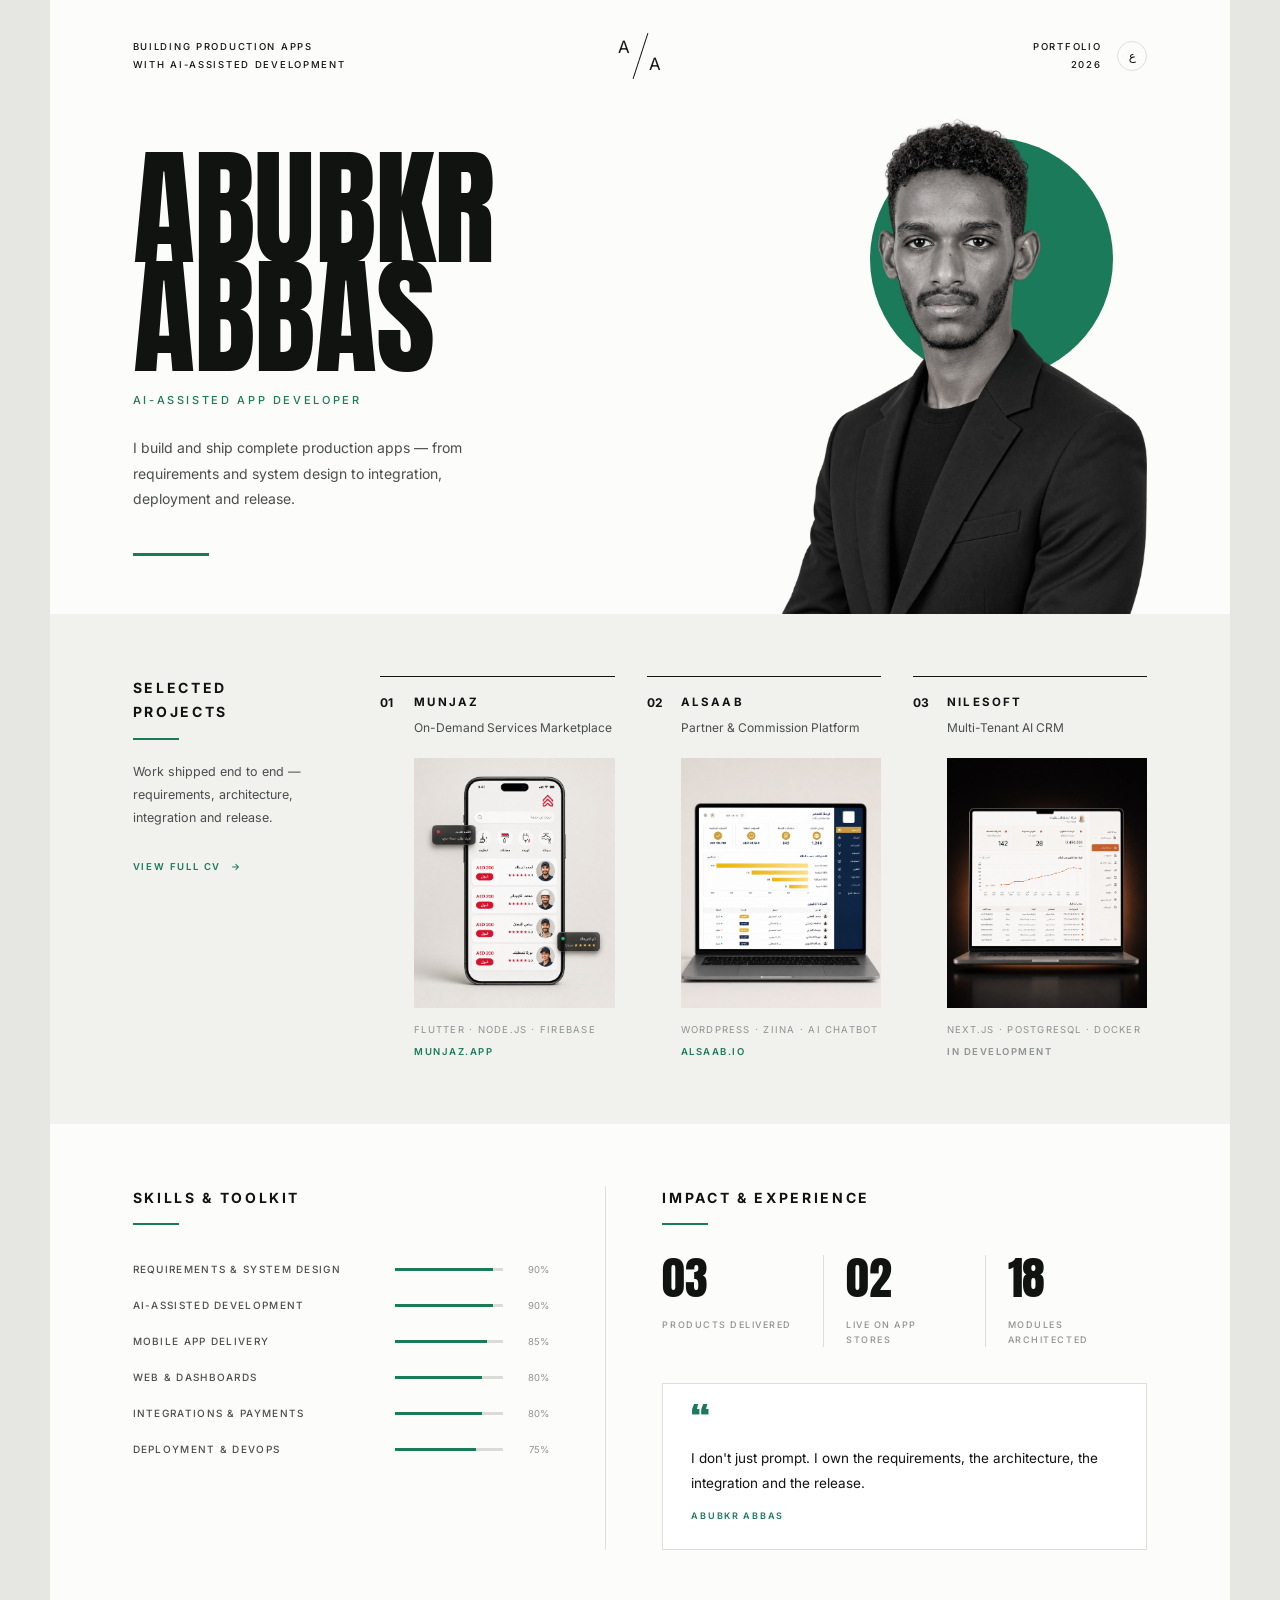
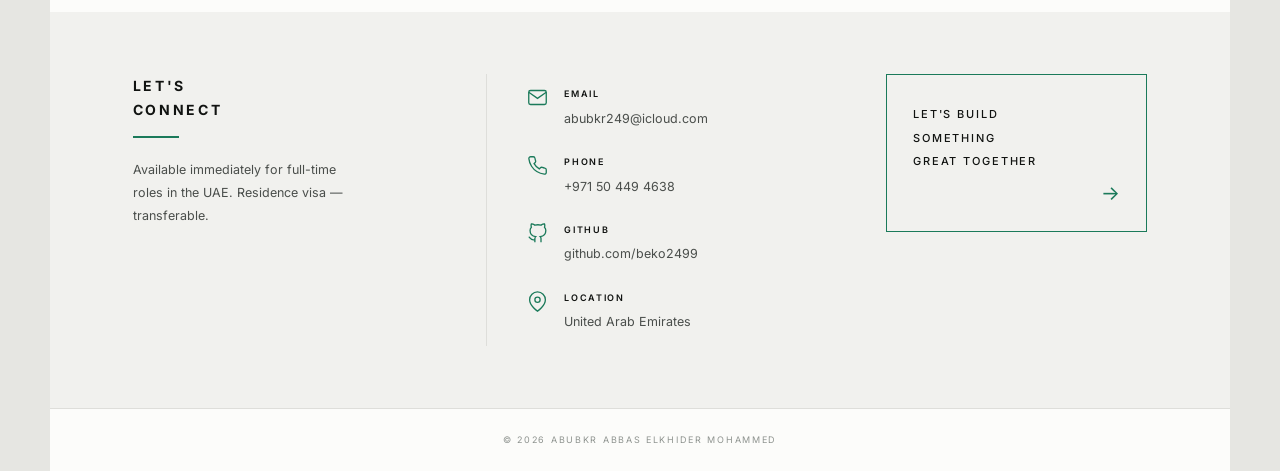
<file: index.html>
<!DOCTYPE html>
<html lang="en" dir="ltr">

<head>
    <meta charset="UTF-8">
    <meta name="viewport" content="width=device-width, initial-scale=1.0">
    <title>Abubkr Abbas — AI-Assisted App Developer</title>
    <meta name="description"
        content="Portfolio of Abubkr Abbas — AI-Assisted App Developer based in the UAE. Munjaz, Alsaab, NILESOFT AI CRM.">
    <link rel="preconnect" href="https://fonts.googleapis.com">
    <link rel="preconnect" href="https://fonts.gstatic.com" crossorigin>
    <link
        href="https://fonts.googleapis.com/css2?family=Anton&family=Inter:wght@300;400;500;600;700&family=Tajawal:wght@400;500;700;900&display=swap"
        rel="stylesheet">
    <link rel="stylesheet" href="landing.css">
</head>

<body>

    <div class="sheet">

        <!-- ═══════════ TOP BAR ═══════════ -->
        <header class="topbar">
            <p class="topbar-tag">
                <span data-en="Building production apps" data-ar="أبني تطبيقات إنتاجية">Building production apps</span>
                <span data-en="with AI-assisted development" data-ar="بالتطوير المعزّز بالذكاء الاصطناعي">with
                    AI-assisted development</span>
            </p>

            <div class="monogram" aria-label="Abubkr Abbas monogram">
                <span class="mono-a">A</span>
                <span class="mono-slash"></span>
                <span class="mono-b">A</span>
            </div>

            <div class="topbar-meta">
                <p class="topbar-right">
                    <span data-en="Portfolio" data-ar="أعمالي">Portfolio</span>
                    <span>2026</span>
                </p>
                <button class="lang-btn" onclick="toggleLang()" title="Toggle language"><span
                        id="langLabel">ع</span></button>
            </div>
        </header>

        <!-- ═══════════ HERO ═══════════ -->
        <section class="hero">
            <div class="hero-text">
                <h1 class="hero-name">
                    <span data-en="Abubkr" data-ar="ابوبكر">Abubkr</span>
                    <span data-en="Abbas" data-ar="عباس">Abbas</span>
                </h1>
                <p class="hero-role" data-en="AI-Assisted App Developer" data-ar="مطوّر تطبيقات بالذكاء الاصطناعي">
                    AI-Assisted App Developer</p>
                <p class="hero-intro"
                    data-en="I build and ship complete production apps — from requirements and system design to integration, deployment and release."
                    data-ar="أبني وأطلق تطبيقات إنتاجية كاملة — من تحليل المتطلبات وتصميم النظام حتى التكامل والنشر والإطلاق.">
                    I build and ship complete production apps — from requirements and system design to integration,
                    deployment and release.</p>
                <span class="rule"></span>
            </div>

            <div class="hero-visual">
                <span class="green-circle"></span>
                <!-- ══ IMAGE SLOT 01 — PORTRAIT ══
                     Put the <img> INSIDE the div below, e.g. <img src="portrait.png" alt="Abubkr Abbas"> -->
                <div class="img-slot portrait-slot" data-label="01 · PORTRAIT">
                    <img src="portrait.png" alt="Abubkr Abbas" width="1086" height="1448" fetchpriority="high"
                        decoding="async">
                </div>
            </div>
        </section>

        <!-- ═══════════ SELECTED PROJECTS ═══════════ -->
        <section class="band band-gray projects">
            <div class="projects-intro">
                <h2 class="block-title">
                    <span data-en="Selected" data-ar="أعمال">Selected</span>
                    <span data-en="Projects" data-ar="مختارة">Projects</span>
                </h2>
                <p class="block-note"
                    data-en="Work shipped end to end — requirements, architecture, integration and release."
                    data-ar="أعمال سُلّمت من أولها لآخرها — متطلبات، ومعمارية، وتكامل، وإطلاق.">
                    Work shipped end to end — requirements, architecture, integration and release.</p>
                <a class="arrow-link" href="cv.html">
                    <span data-en="View full CV" data-ar="السيرة الكاملة">View full CV</span>
                    <span class="arrow">&#8594;</span>
                </a>
            </div>

            <article class="proj-card">
                <span class="proj-num">01</span>
                <h3 class="proj-name">Munjaz</h3>
                <p class="proj-sub" data-en="On-Demand Services Marketplace" data-ar="منصة خدمات عند الطلب">On-Demand
                    Services Marketplace</p>
                <!-- ══ IMAGE SLOT 02 — MUNJAZ ══
                     Put the <img> INSIDE the div below, e.g. <img src="munjaz.png" alt="Munjaz app"> -->
                <div class="img-slot" data-label="02 · MUNJAZ">
                    <img src="munjaz.png" alt="Munjaz — on-demand services app" width="1122" height="1402"
                        loading="lazy" decoding="async">
                </div>
                <p class="proj-tech">Flutter · Node.js · Firebase</p>
                <a class="proj-link" href="https://munjaz.app/" target="_blank" rel="noopener">munjaz.app</a>
            </article>

            <article class="proj-card">
                <span class="proj-num">02</span>
                <h3 class="proj-name">Alsaab</h3>
                <p class="proj-sub" data-en="Partner &amp; Commission Platform" data-ar="منصة الشركاء والعمولات">Partner
                    &amp; Commission Platform</p>
                <!-- ══ IMAGE SLOT 03 — ALSAAB ══
                     Put the <img> INSIDE the div below, e.g. <img src="alsaab.png" alt="Alsaab dashboard"> -->
                <div class="img-slot" data-label="03 · ALSAAB">
                    <img src="alsaab.png" alt="Alsaab — partner and commission dashboard" width="1122" height="1402"
                        loading="lazy" decoding="async">
                </div>
                <p class="proj-tech">WordPress · Ziina · AI Chatbot</p>
                <a class="proj-link" href="https://alsaab.io/" target="_blank" rel="noopener">alsaab.io</a>
            </article>

            <article class="proj-card">
                <span class="proj-num">03</span>
                <h3 class="proj-name">Nilesoft</h3>
                <p class="proj-sub" data-en="Multi-Tenant AI CRM" data-ar="منصة CRM متعددة المستأجرين">Multi-Tenant AI
                    CRM</p>
                <!-- ══ IMAGE SLOT 04 — NILESOFT ══
                     Put the <img> INSIDE the div below, e.g. <img src="nilesoft.png" alt="Nilesoft CRM"> -->
                <div class="img-slot" data-label="04 · NILESOFT">
                    <img src="nilesoft.png" alt="Nilesoft AI CRM — multi-tenant workspace" width="1122" height="1402"
                        loading="lazy" decoding="async">
                </div>
                <p class="proj-tech">Next.js · PostgreSQL · Docker</p>
                <span class="proj-status" data-en="In development" data-ar="تحت التطوير">In development</span>
            </article>
        </section>

        <!-- ═══════════ SKILLS + IMPACT ═══════════ -->
        <section class="band split">

            <div class="skills">
                <h2 class="block-title small">
                    <span data-en="Skills &amp; Toolkit" data-ar="المهارات والأدوات">Skills &amp; Toolkit</span>
                </h2>

                <div class="bar-row">
                    <span class="bar-label" data-en="Requirements &amp; System Design"
                        data-ar="المتطلبات وتصميم الأنظمة">Requirements &amp; System Design</span>
                    <span class="bar"><i style="width:90%"></i></span>
                    <span class="bar-val">90%</span>
                </div>
                <div class="bar-row">
                    <span class="bar-label" data-en="AI-Assisted Development" data-ar="التطوير بالذكاء الاصطناعي">
                        AI-Assisted Development</span>
                    <span class="bar"><i style="width:90%"></i></span>
                    <span class="bar-val">90%</span>
                </div>
                <div class="bar-row">
                    <span class="bar-label" data-en="Mobile App Delivery" data-ar="تسليم تطبيقات الموبايل">Mobile App
                        Delivery</span>
                    <span class="bar"><i style="width:85%"></i></span>
                    <span class="bar-val">85%</span>
                </div>
                <div class="bar-row">
                    <span class="bar-label" data-en="Web &amp; Dashboards" data-ar="الويب ولوحات التحكم">Web &amp;
                        Dashboards</span>
                    <span class="bar"><i style="width:80%"></i></span>
                    <span class="bar-val">80%</span>
                </div>
                <div class="bar-row">
                    <span class="bar-label" data-en="Integrations &amp; Payments" data-ar="التكاملات وبوابات الدفع">
                        Integrations &amp; Payments</span>
                    <span class="bar"><i style="width:80%"></i></span>
                    <span class="bar-val">80%</span>
                </div>
                <div class="bar-row">
                    <span class="bar-label" data-en="Deployment &amp; DevOps" data-ar="النشر والتشغيل">Deployment &amp;
                        DevOps</span>
                    <span class="bar"><i style="width:75%"></i></span>
                    <span class="bar-val">75%</span>
                </div>
            </div>

            <div class="impact">
                <h2 class="block-title small">
                    <span data-en="Impact &amp; Experience" data-ar="الأثر والخبرة">Impact &amp; Experience</span>
                </h2>

                <div class="stats">
                    <div class="stat">
                        <span class="stat-num">03</span>
                        <span class="stat-cap" data-en="Products delivered" data-ar="منتجات مُسلَّمة">Products
                            delivered</span>
                    </div>
                    <div class="stat">
                        <span class="stat-num">02</span>
                        <span class="stat-cap" data-en="Live on app stores" data-ar="منشورة على المتاجر">Live on app
                            stores</span>
                    </div>
                    <div class="stat">
                        <span class="stat-num">18</span>
                        <span class="stat-cap" data-en="Modules architected" data-ar="وحدة مُصمَّمة معمارياً">Modules
                            architected</span>
                    </div>
                </div>

                <blockquote class="quote">
                    <span class="quote-mark">&ldquo;</span>
                    <p data-en="I don't just prompt. I own the requirements, the architecture, the integration and the release."
                        data-ar="أنا لا أكتب أوامر فقط. أنا أتولّى المتطلبات والمعمارية والتكامل والإطلاق.">
                        I don't just prompt. I own the requirements, the architecture, the integration and the release.
                    </p>
                    <cite data-en="Abubkr Abbas" data-ar="ابوبكر عباس">Abubkr Abbas</cite>
                </blockquote>
            </div>
        </section>

        <!-- ═══════════ CONNECT ═══════════ -->
        <section class="band band-gray connect">
            <div class="connect-intro">
                <h2 class="block-title">
                    <span data-en="Let's" data-ar="لنبدأ">Let's</span>
                    <span data-en="Connect" data-ar="التواصل">Connect</span>
                </h2>
                <p class="block-note"
                    data-en="Available immediately for full-time roles in the UAE. Residence visa — transferable."
                    data-ar="جاهز للالتحاق فوراً بوظيفة بدوام كامل في الإمارات. إقامة سارية قابلة للتحويل.">
                    Available immediately for full-time roles in the UAE. Residence visa — transferable.</p>
            </div>

            <ul class="contact-list">
                <li>
                    <span class="ico">
                        <svg viewBox="0 0 24 24" fill="none" stroke="currentColor" stroke-width="1.5">
                            <rect x="2" y="4" width="20" height="16" rx="2" />
                            <polyline points="2,6 12,13 22,6" />
                        </svg>
                    </span>
                    <span class="c-body">
                        <span class="c-label" data-en="Email" data-ar="البريد">Email</span>
                        <a href="mailto:abubkr249@icloud.com">abubkr249@icloud.com</a>
                    </span>
                </li>
                <li>
                    <span class="ico">
                        <svg viewBox="0 0 24 24" fill="none" stroke="currentColor" stroke-width="1.5">
                            <path
                                d="M22 16.92v3a2 2 0 01-2.18 2 19.79 19.79 0 01-8.63-3.07 19.5 19.5 0 01-6-6 19.79 19.79 0 01-3.07-8.67A2 2 0 014.11 2h3a2 2 0 012 1.72c.127.96.361 1.903.7 2.81a2 2 0 01-.45 2.11L8.09 9.91a16 16 0 006 6l1.27-1.27a2 2 0 012.11-.45c.907.339 1.85.573 2.81.7A2 2 0 0122 16.92z" />
                        </svg>
                    </span>
                    <span class="c-body">
                        <span class="c-label" data-en="Phone" data-ar="الهاتف">Phone</span>
                        <a href="tel:+971504494638" dir="ltr">+971 50 449 4638</a>
                    </span>
                </li>
                <li>
                    <span class="ico">
                        <svg viewBox="0 0 24 24" fill="none" stroke="currentColor" stroke-width="1.5">
                            <path
                                d="M9 19c-5 1.5-5-2.5-7-3m14 6v-3.87a3.37 3.37 0 00-.94-2.61c3.14-.35 6.44-1.54 6.44-7A5.44 5.44 0 0020 4.77 5.07 5.07 0 0019.91 1S18.73.65 16 2.48a13.38 13.38 0 00-7 0C6.27.65 5.09 1 5.09 1A5.07 5.07 0 005 4.77a5.44 5.44 0 00-1.5 3.78c0 5.42 3.3 6.61 6.44 7A3.37 3.37 0 009 18.13V22" />
                        </svg>
                    </span>
                    <span class="c-body">
                        <span class="c-label" data-en="GitHub" data-ar="جيت هب">GitHub</span>
                        <a href="https://github.com/beko2499" target="_blank" rel="noopener">github.com/beko2499</a>
                    </span>
                </li>
                <li>
                    <span class="ico">
                        <svg viewBox="0 0 24 24" fill="none" stroke="currentColor" stroke-width="1.5">
                            <path d="M21 10c0 7-9 13-9 13s-9-6-9-13a9 9 0 0118 0z" />
                            <circle cx="12" cy="10" r="3" />
                        </svg>
                    </span>
                    <span class="c-body">
                        <span class="c-label" data-en="Location" data-ar="الموقع">Location</span>
                        <span data-en="United Arab Emirates" data-ar="الإمارات العربية المتحدة">United Arab
                            Emirates</span>
                    </span>
                </li>
            </ul>

            <a class="cta-box" href="mailto:abubkr249@icloud.com">
                <span class="cta-text">
                    <span data-en="Let's build" data-ar="لنبنِ">Let's build</span>
                    <span data-en="something" data-ar="شيئاً">something</span>
                    <span data-en="great together" data-ar="عظيماً معاً">great together</span>
                </span>
                <span class="cta-arrow">&#8594;</span>
            </a>
        </section>

        <footer class="foot">
            <span data-en="© 2026 Abubkr Abbas Elkhider Mohammed" data-ar="© 2026 ابوبكر عباس الخضر محمد">© 2026 Abubkr
                Abbas Elkhider Mohammed</span>
        </footer>

    </div>

    <script src="landing.js"></script>
</body>

</html>
</file>
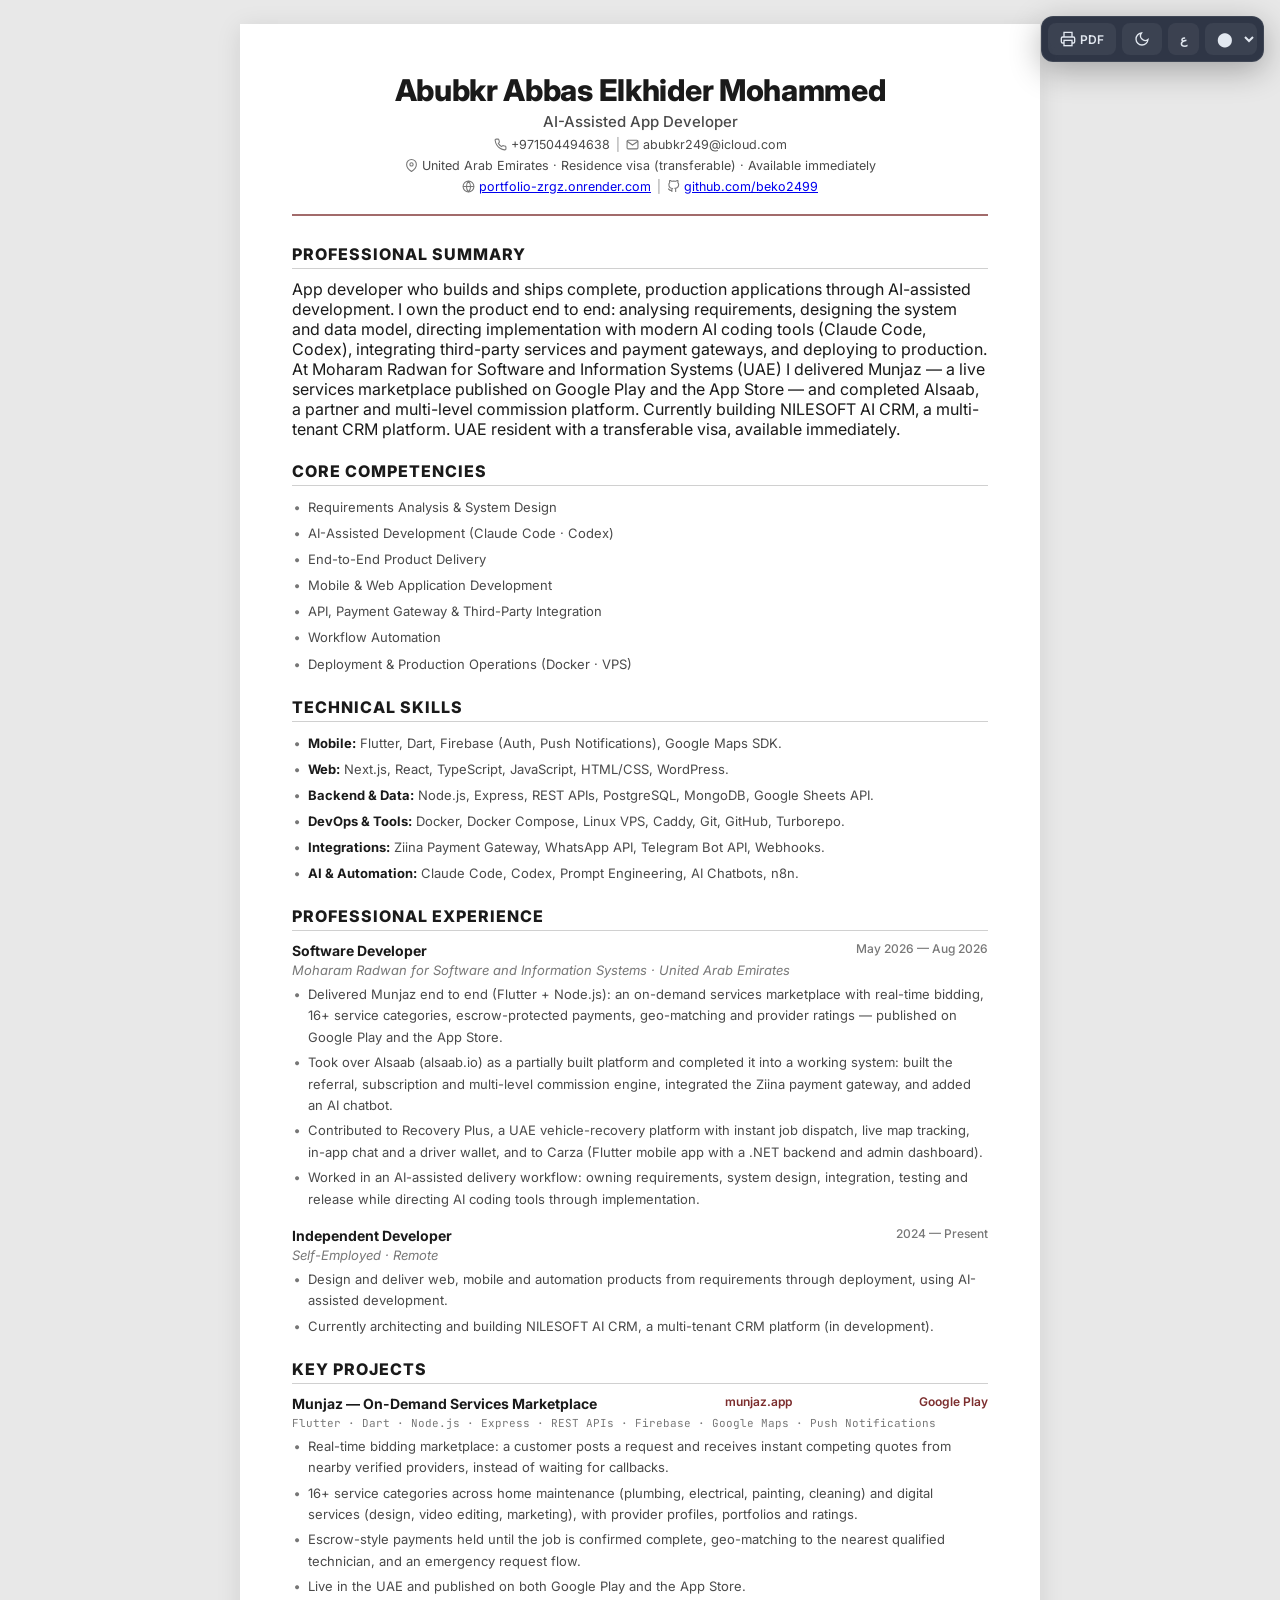
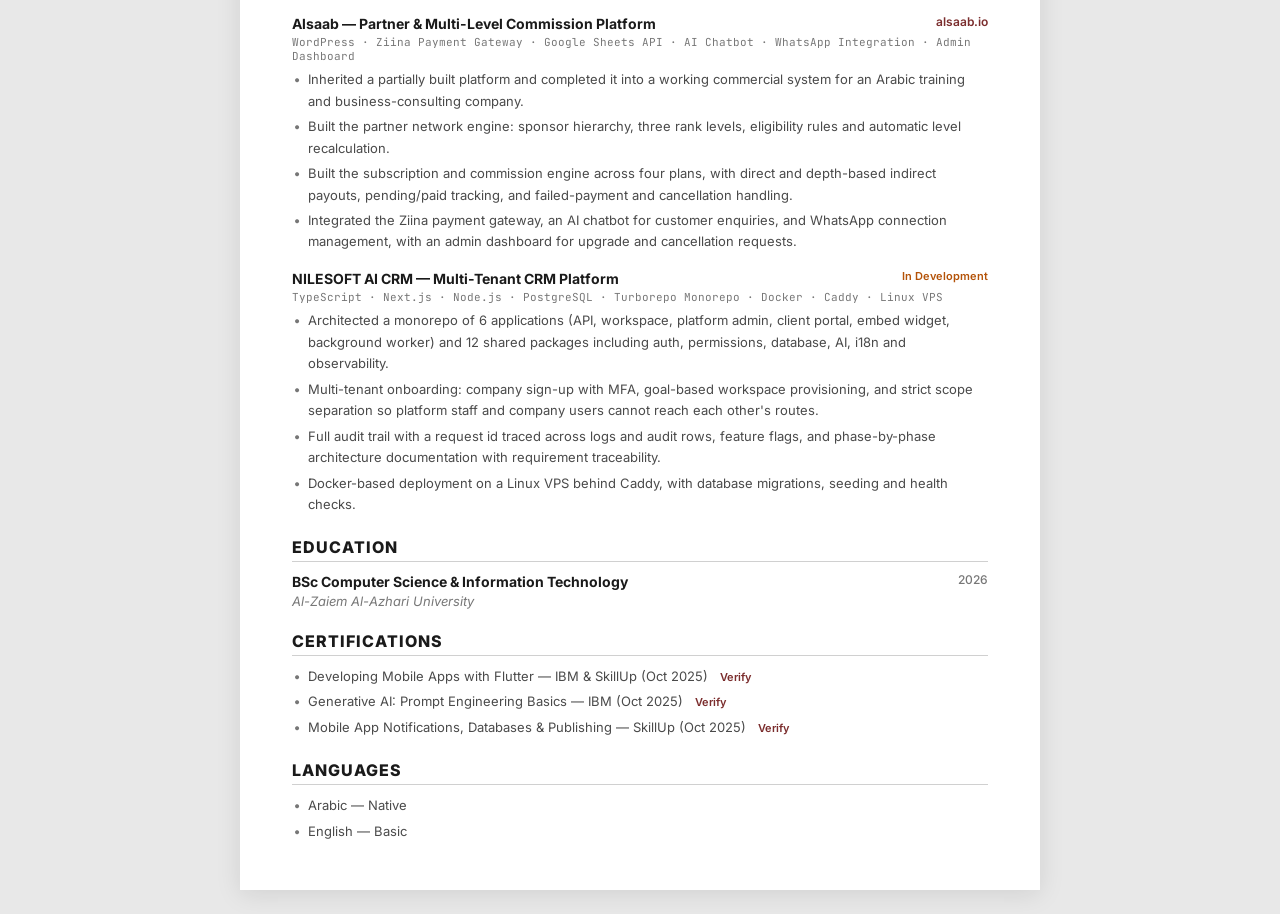
<file: cv.html>
<!DOCTYPE html>
<html lang="en" dir="ltr">

<head>
    <meta charset="UTF-8">
    <meta name="viewport" content="width=device-width, initial-scale=1.0">
    <title>Abubkr Abbas — AI-Assisted App Developer</title>
    <meta name="description" content="Professional CV of Abubkr Abbas Elkhider Mohammed — AI-Assisted App Developer, UAE">
    <link rel="preconnect" href="https://fonts.googleapis.com">
    <link
        href="https://fonts.googleapis.com/css2?family=Inter:wght@300;400;500;600;700;800;900&family=JetBrains+Mono:wght@400;500&display=swap"
        rel="stylesheet">
    <link rel="stylesheet" href="style.css">
</head>

<body>
    <!-- Floating Toolbar -->
    <div class="toolbar no-print" id="toolbar">
        <button class="btn-tool" onclick="window.print()" title="Print / Save as PDF">
            <svg width="16" height="16" fill="none" stroke="currentColor" stroke-width="2" viewBox="0 0 24 24">
                <path d="M6 9V2h12v7M6 18H4a2 2 0 01-2-2v-5a2 2 0 012-2h16a2 2 0 012 2v5a2 2 0 01-2 2h-2" />
                <rect x="6" y="14" width="12" height="8" />
            </svg>
            <span>PDF</span>
        </button>
        <button class="btn-tool" onclick="toggleTheme()" title="Toggle Theme">
            <svg id="themeIcon" width="16" height="16" fill="none" stroke="currentColor" stroke-width="2"
                viewBox="0 0 24 24">
                <path d="M21 12.79A9 9 0 1111.21 3a7 7 0 009.79 9.79z" />
            </svg>
        </button>
        <button class="btn-tool" onclick="toggleLang()" title="Toggle Language">
            <span id="langLabel">ع</span>
        </button>
        <select class="color-select" onchange="changeAccent(this.value)" title="Accent Color">
            <option value="#7B2D2D">⬤</option>
            <option value="#6366f1">⬤</option>
            <option value="#8b5cf6">⬤</option>
            <option value="#06b6d4">⬤</option>
            <option value="#10b981">⬤</option>
            <option value="#1a1a1a">⬤</option>
        </select>
    </div>

    <!-- CV Container -->
    <div class="cv-page" id="cvPage">

        <!-- ====== HEADER ====== -->
        <header class="cv-header">
            <div class="header-info">
                <h1 class="name" data-en="Abubkr Abbas Elkhider Mohammed" data-ar="ابوبكر عباس الخضر محمد">Abubkr Abbas
                    Elkhider Mohammed</h1>
                <p class="job-title" data-en="AI-Assisted App Developer" data-ar="مطوّر تطبيقات بالذكاء الاصطناعي">
                    AI-Assisted App Developer</p>
                <div class="contact-row">
                    <span class="contact-item">
                        <svg width="13" height="13" fill="none" stroke="currentColor" stroke-width="2"
                            viewBox="0 0 24 24">
                            <path
                                d="M22 16.92v3a2 2 0 01-2.18 2 19.79 19.79 0 01-8.63-3.07 19.5 19.5 0 01-6-6 19.79 19.79 0 01-3.07-8.67A2 2 0 014.11 2h3a2 2 0 012 1.72c.127.96.361 1.903.7 2.81a2 2 0 01-.45 2.11L8.09 9.91a16 16 0 006 6l1.27-1.27a2 2 0 012.11-.45c.907.339 1.85.573 2.81.7A2 2 0 0122 16.92z" />
                        </svg>
                        <span dir="ltr">+971504494638</span>
                    </span>
                    <span class="contact-sep">|</span>
                    <span class="contact-item">
                        <svg width="13" height="13" fill="none" stroke="currentColor" stroke-width="2"
                            viewBox="0 0 24 24">
                            <path d="M4 4h16c1.1 0 2 .9 2 2v12c0 1.1-.9 2-2 2H4c-1.1 0-2-.9-2-2V6c0-1.1.9-2 2-2z" />
                            <polyline points="22,6 12,13 2,6" />
                        </svg>
                        <span>abubkr249@icloud.com</span>
                    </span>
                </div>
                <div class="contact-row">
                    <span class="contact-item">
                        <svg width="13" height="13" fill="none" stroke="currentColor" stroke-width="2"
                            viewBox="0 0 24 24">
                            <path d="M21 10c0 7-9 13-9 13s-9-6-9-13a9 9 0 0118 0z" />
                            <circle cx="12" cy="10" r="3" />
                        </svg>
                        <span data-en="United Arab Emirates · Residence visa (transferable) · Available immediately"
                            data-ar="الإمارات العربية المتحدة · إقامة سارية قابلة للتحويل · جاهز للالتحاق فوراً">United
                            Arab Emirates · Residence visa (transferable) · Available immediately</span>
                    </span>
                </div>
                <div class="contact-row">
                    <span class="contact-item">
                        <svg width="13" height="13" fill="none" stroke="currentColor" stroke-width="2"
                            viewBox="0 0 24 24">
                            <circle cx="12" cy="12" r="10" />
                            <path d="M2 12h20M12 2a15 15 0 010 20M12 2a15 15 0 000 20" />
                        </svg>
                        <a href="https://portfolio-zrgz.onrender.com" target="_blank"
                            rel="noopener">portfolio-zrgz.onrender.com</a>
                    </span>
                    <span class="contact-sep">|</span>
                    <span class="contact-item">
                        <svg width="13" height="13" fill="none" stroke="currentColor" stroke-width="2"
                            viewBox="0 0 24 24">
                            <path
                                d="M9 19c-5 1.5-5-2.5-7-3m14 6v-3.87a3.37 3.37 0 00-.94-2.61c3.14-.35 6.44-1.54 6.44-7A5.44 5.44 0 0020 4.77 5.07 5.07 0 0019.91 1S18.73.65 16 2.48a13.38 13.38 0 00-7 0C6.27.65 5.09 1 5.09 1A5.07 5.07 0 005 4.77a5.44 5.44 0 00-1.5 3.78c0 5.42 3.3 6.61 6.44 7A3.37 3.37 0 009 18.13V22" />
                        </svg>
                        <a href="https://github.com/beko2499" target="_blank" rel="noopener">github.com/beko2499</a>
                    </span>
                </div>
            </div>
        </header>
        <div class="header-line"></div>

        <!-- ====== PROFESSIONAL SUMMARY ====== -->
        <section class="cv-section">
            <h2 class="section-title" data-en="Professional Summary" data-ar="الملخص المهني">Professional Summary</h2>
            <p class="body-text"
                data-en="App developer who builds and ships complete, production applications through AI-assisted development. I own the product end to end: analysing requirements, designing the system and data model, directing implementation with modern AI coding tools (Claude Code, Codex), integrating third-party services and payment gateways, and deploying to production. At Moharam Radwan for Software and Information Systems (UAE) I delivered Munjaz — a live services marketplace published on Google Play and the App Store — and completed Alsaab, a partner and multi-level commission platform. Currently building NILESOFT AI CRM, a multi-tenant CRM platform. UAE resident with a transferable visa, available immediately."
                data-ar="مطوّر تطبيقات يبني ويطلق تطبيقات إنتاجية كاملة عبر التطوير المعزّز بالذكاء الاصطناعي. أتولى المنتج من أوله لآخره: تحليل المتطلبات، وتصميم النظام وقاعدة البيانات، وتوجيه التنفيذ بأدوات البرمجة الذكية الحديثة (Claude Code و Codex)، وربط الخدمات الخارجية وبوابات الدفع، ثم النشر والتشغيل. في شركة محرم رضوان للبرمجيات ونظم المعلومات بالإمارات سلّمت تطبيق «منجز» — منصة خدمات منشورة فعلياً على Google Play و App Store — وأكملت منصة «الصعب» لإدارة الشركاء والعمولات متعددة المستويات. وأبني حالياً منصة NILESOFT AI CRM متعددة المستأجرين. مقيم في الإمارات بإقامة قابلة للتحويل وجاهز للالتحاق فوراً.">
                App developer who builds and ships complete, production applications through AI-assisted development. I
                own the product end to end: analysing requirements, designing the system and data model, directing
                implementation with modern AI coding tools (Claude Code, Codex), integrating third-party services and
                payment gateways, and deploying to production. At Moharam Radwan for Software and Information Systems
                (UAE) I delivered Munjaz — a live services marketplace published on Google Play and the App Store — and
                completed Alsaab, a partner and multi-level commission platform. Currently building NILESOFT AI CRM, a
                multi-tenant CRM platform. UAE resident with a transferable visa, available immediately.</p>
        </section>

        <!-- ====== CORE COMPETENCIES ====== -->
        <section class="cv-section">
            <h2 class="section-title" data-en="Core Competencies" data-ar="المهارات الأساسية">Core Competencies</h2>
            <ul class="cv-list skills-list">
                <li data-en="Requirements Analysis & System Design" data-ar="تحليل المتطلبات وتصميم الأنظمة">
                    Requirements Analysis &amp; System Design</li>
                <li data-en="AI-Assisted Development (Claude Code · Codex)"
                    data-ar="التطوير المعزّز بالذكاء الاصطناعي (Claude Code · Codex)">AI-Assisted Development (Claude
                    Code · Codex)</li>
                <li data-en="End-to-End Product Delivery" data-ar="تسليم المنتج من الفكرة حتى الإطلاق">End-to-End
                    Product Delivery</li>
                <li data-en="Mobile & Web Application Development" data-ar="تطوير تطبيقات الموبايل والويب">Mobile &amp;
                    Web Application Development</li>
                <li data-en="API, Payment Gateway & Third-Party Integration"
                    data-ar="تكامل الـ APIs وبوابات الدفع والخدمات الخارجية">API, Payment Gateway &amp; Third-Party
                    Integration</li>
                <li data-en="Workflow Automation" data-ar="أتمتة سير العمل">Workflow Automation</li>
                <li data-en="Deployment & Production Operations (Docker · VPS)"
                    data-ar="النشر والتشغيل الإنتاجي (Docker · VPS)">Deployment &amp; Production Operations (Docker ·
                    VPS)</li>
            </ul>
        </section>

        <!-- ====== TECHNICAL SKILLS ====== -->
        <section class="cv-section">
            <h2 class="section-title" data-en="Technical Skills" data-ar="المهارات التقنية">Technical Skills</h2>
            <ul class="cv-list skills-list">
                <li><strong data-en="Mobile:" data-ar="الموبايل:">Mobile:</strong> Flutter, Dart, Firebase (Auth, Push
                    Notifications), Google Maps SDK.</li>
                <li><strong data-en="Web:" data-ar="الويب:">Web:</strong> Next.js, React, TypeScript, JavaScript,
                    HTML/CSS, WordPress.</li>
                <li><strong data-en="Backend &amp; Data:" data-ar="الخوادم والبيانات:">Backend &amp; Data:</strong>
                    Node.js, Express, REST APIs, PostgreSQL, MongoDB, Google Sheets API.</li>
                <li><strong data-en="DevOps &amp; Tools:" data-ar="النشر والأدوات:">DevOps &amp; Tools:</strong> Docker,
                    Docker Compose, Linux VPS, Caddy, Git, GitHub, Turborepo.</li>
                <li><strong data-en="Integrations:" data-ar="التكاملات:">Integrations:</strong> Ziina Payment Gateway,
                    WhatsApp API, Telegram Bot API, Webhooks.</li>
                <li><strong data-en="AI &amp; Automation:" data-ar="الذكاء الاصطناعي والأتمتة:">AI &amp;
                        Automation:</strong> Claude Code, Codex, Prompt Engineering, AI Chatbots, n8n.</li>
            </ul>
        </section>

        <!-- ====== WORK EXPERIENCE ====== -->
        <section class="cv-section">
            <h2 class="section-title" data-en="Professional Experience" data-ar="الخبرة المهنية">Professional Experience
            </h2>

            <div class="entry-block">
                <div class="entry-header">
                    <h3 data-en="Software Developer" data-ar="مطوّر برمجيات">Software Developer</h3>
                    <span class="entry-date" data-en="May 2026 — Aug 2026" data-ar="مايو 2026 — أغسطس 2026">May 2026 —
                        Aug 2026</span>
                </div>
                <p class="entry-sub"
                    data-en="Moharam Radwan for Software and Information Systems · United Arab Emirates"
                    data-ar="محرم رضوان للبرمجيات ونظم المعلومات · الإمارات العربية المتحدة">Moharam Radwan for Software
                    and Information Systems · United Arab Emirates</p>
                <ul class="cv-list">
                    <li data-en="Delivered Munjaz end to end (Flutter + Node.js): an on-demand services marketplace with real-time bidding, 16+ service categories, escrow-protected payments, geo-matching and provider ratings — published on Google Play and the App Store."
                        data-ar="سلّمت تطبيق «منجز» بالكامل (Flutter + Node.js): منصة خدمات عند الطلب بنظام مزايدة فورية، وأكثر من 16 فئة خدمة، ودفع محجوز حتى إتمام العمل، ومطابقة جغرافية وتقييمات لمقدّمي الخدمة — منشور على Google Play و App Store.">
                        Delivered Munjaz end to end (Flutter + Node.js): an on-demand services marketplace with
                        real-time bidding, 16+ service categories, escrow-protected payments, geo-matching and provider
                        ratings — published on Google Play and the App Store.</li>
                    <li data-en="Took over Alsaab (alsaab.io) as a partially built platform and completed it into a working system: built the referral, subscription and multi-level commission engine, integrated the Ziina payment gateway, and added an AI chatbot."
                        data-ar="تسلّمت منصة «الصعب» (alsaab.io) وهي مبنية جزئياً وأكملتها إلى نظام شغّال: بنيت محرك الإحالات والاشتراكات والعمولات متعددة المستويات، وربطت بوابة الدفع Ziina، وأضفت مساعداً ذكياً للدردشة.">
                        Took over Alsaab (alsaab.io) as a partially built platform and completed it into a working
                        system: built the referral, subscription and multi-level commission engine, integrated the Ziina
                        payment gateway, and added an AI chatbot.</li>
                    <li data-en="Contributed to Recovery Plus, a UAE vehicle-recovery platform with instant job dispatch, live map tracking, in-app chat and a driver wallet, and to Carza (Flutter mobile app with a .NET backend and admin dashboard)."
                        data-ar="ساهمت في تطبيق «ريكفري بلس» لسحب المركبات في الإمارات — طلبات فورية وتتبع مباشر على الخريطة ومحادثة داخل التطبيق ومحفظة للسائق — وفي مشروع «كارزا» (تطبيق Flutter مع خادم .NET ولوحة تحكم).">
                        Contributed to Recovery Plus, a UAE vehicle-recovery platform with instant job dispatch, live map
                        tracking, in-app chat and a driver wallet, and to Carza (Flutter mobile app with a .NET backend
                        and admin dashboard).</li>
                    <li data-en="Worked in an AI-assisted delivery workflow: owning requirements, system design, integration, testing and release while directing AI coding tools through implementation."
                        data-ar="عملت بنموذج تسليم معزّز بالذكاء الاصطناعي: أتولى المتطلبات وتصميم النظام والتكامل والاختبار والإطلاق، وأوجّه أدوات البرمجة الذكية خلال التنفيذ.">
                        Worked in an AI-assisted delivery workflow: owning requirements, system design, integration,
                        testing and release while directing AI coding tools through implementation.</li>
                </ul>
            </div>

            <div class="entry-block">
                <div class="entry-header">
                    <h3 data-en="Independent Developer" data-ar="مطوّر مستقل">Independent Developer</h3>
                    <span class="entry-date" data-en="2024 — Present" data-ar="2024 — الحاضر">2024 — Present</span>
                </div>
                <p class="entry-sub" data-en="Self-Employed · Remote" data-ar="عمل حر · عن بُعد">Self-Employed · Remote
                </p>
                <ul class="cv-list">
                    <li data-en="Design and deliver web, mobile and automation products from requirements through deployment, using AI-assisted development."
                        data-ar="أصمم وأسلّم منتجات ويب وموبايل وأنظمة أتمتة من مرحلة المتطلبات حتى النشر، باستخدام التطوير المعزّز بالذكاء الاصطناعي.">
                        Design and deliver web, mobile and automation products from requirements through deployment,
                        using AI-assisted development.</li>
                    <li data-en="Currently architecting and building NILESOFT AI CRM, a multi-tenant CRM platform (in development)."
                        data-ar="أصمم وأبني حالياً منصة NILESOFT AI CRM متعددة المستأجرين (تحت التطوير).">
                        Currently architecting and building NILESOFT AI CRM, a multi-tenant CRM platform (in
                        development).</li>
                </ul>
            </div>
        </section>

        <!-- ====== PROJECTS ====== -->
        <section class="cv-section">
            <h2 class="section-title" data-en="Key Projects" data-ar="أبرز المشاريع">Key Projects</h2>

            <!-- Project 1: Munjaz -->
            <div class="entry-block">
                <div class="entry-header">
                    <h3 data-en="Munjaz — On-Demand Services Marketplace"
                        data-ar="منجز — منصة خدمات عند الطلب">Munjaz — On-Demand Services Marketplace</h3>
                    <a href="https://munjaz.app/" target="_blank" class="project-link">munjaz.app</a>
                    <a href="https://play.google.com/store/apps/details?id=com.moharamradwan.munjaz" target="_blank"
                        class="project-link">Google Play</a>
                </div>
                <p class="tech-stack">Flutter · Dart · Node.js · Express · REST APIs · Firebase · Google Maps · Push
                    Notifications</p>
                <ul class="cv-list">
                    <li data-en="Real-time bidding marketplace: a customer posts a request and receives instant competing quotes from nearby verified providers, instead of waiting for callbacks."
                        data-ar="منصة مزايدة فورية: العميل ينشر طلبه ويستقبل عروض أسعار متنافسة فوراً من مقدّمي خدمة موثّقين قريبين منه، بدل انتظار الردود.">
                        Real-time bidding marketplace: a customer posts a request and receives instant competing quotes
                        from nearby verified providers, instead of waiting for callbacks.</li>
                    <li data-en="16+ service categories across home maintenance (plumbing, electrical, painting, cleaning) and digital services (design, video editing, marketing), with provider profiles, portfolios and ratings."
                        data-ar="أكثر من 16 فئة خدمة تغطي الصيانة المنزلية (سباكة، كهرباء، دهانات، تنظيف) والخدمات الرقمية (تصميم، مونتاج، تسويق)، مع ملفات وأعمال وتقييمات لمقدّمي الخدمة.">
                        16+ service categories across home maintenance (plumbing, electrical, painting, cleaning) and
                        digital services (design, video editing, marketing), with provider profiles, portfolios and
                        ratings.</li>
                    <li data-en="Escrow-style payments held until the job is confirmed complete, geo-matching to the nearest qualified technician, and an emergency request flow."
                        data-ar="نظام دفع محجوز لا يُفرج عنه إلا بعد تأكيد إتمام العمل، ومطابقة جغرافية لأقرب فني مؤهل، ومسار للطلبات الطارئة.">
                        Escrow-style payments held until the job is confirmed complete, geo-matching to the nearest
                        qualified technician, and an emergency request flow.</li>
                    <li data-en="Live in the UAE and published on both Google Play and the App Store."
                        data-ar="يعمل فعلياً في الإمارات ومنشور على Google Play و App Store.">Live in the UAE and
                        published on both Google Play and the App Store.</li>
                </ul>
            </div>

            <!-- Project 2: Alsaab -->
            <div class="entry-block">
                <div class="entry-header">
                    <h3 data-en="Alsaab — Partner & Multi-Level Commission Platform"
                        data-ar="الصعب — منصة الشركاء والعمولات متعددة المستويات">Alsaab — Partner &amp; Multi-Level
                        Commission Platform</h3>
                    <a href="https://alsaab.io/" target="_blank" class="project-link">alsaab.io</a>
                </div>
                <p class="tech-stack">WordPress · Ziina Payment Gateway · Google Sheets API · AI Chatbot · WhatsApp
                    Integration · Admin Dashboard</p>
                <ul class="cv-list">
                    <li data-en="Inherited a partially built platform and completed it into a working commercial system for an Arabic training and business-consulting company."
                        data-ar="تسلّمت المنصة وهي مبنية جزئياً وأكملتها إلى نظام تجاري شغّال لشركة تدريب واستشارات أعمال عربية.">
                        Inherited a partially built platform and completed it into a working commercial system for an
                        Arabic training and business-consulting company.</li>
                    <li data-en="Built the partner network engine: sponsor hierarchy, three rank levels, eligibility rules and automatic level recalculation."
                        data-ar="بنيت محرك شبكة الشركاء: هيكل الرعاة، وثلاثة مستويات ترقية، وقواعد الاستحقاق، وإعادة احتساب المستويات تلقائياً.">
                        Built the partner network engine: sponsor hierarchy, three rank levels, eligibility rules and
                        automatic level recalculation.</li>
                    <li data-en="Built the subscription and commission engine across four plans, with direct and depth-based indirect payouts, pending/paid tracking, and failed-payment and cancellation handling."
                        data-ar="بنيت محرك الاشتراكات والعمولات على أربع باقات، مع عمولات مباشرة وغير مباشرة حسب العمق، وتتبع المستحق والمدفوع، ومعالجة الدفعات الفاشلة وطلبات الإلغاء.">
                        Built the subscription and commission engine across four plans, with direct and depth-based
                        indirect payouts, pending/paid tracking, and failed-payment and cancellation handling.</li>
                    <li data-en="Integrated the Ziina payment gateway, an AI chatbot for customer enquiries, and WhatsApp connection management, with an admin dashboard for upgrade and cancellation requests."
                        data-ar="ربطت بوابة الدفع Ziina، ومساعداً ذكياً للرد على استفسارات العملاء، وإدارة ربط الواتساب، مع لوحة تحكم لطلبات الترقية والإلغاء.">
                        Integrated the Ziina payment gateway, an AI chatbot for customer enquiries, and WhatsApp
                        connection management, with an admin dashboard for upgrade and cancellation requests.</li>
                </ul>
            </div>

            <!-- Project 3: NILESOFT AI CRM -->
            <div class="entry-block">
                <div class="entry-header">
                    <h3 data-en="NILESOFT AI CRM — Multi-Tenant CRM Platform"
                        data-ar="NILESOFT AI CRM — منصة CRM متعددة المستأجرين">NILESOFT AI CRM — Multi-Tenant CRM
                        Platform</h3>
                    <span class="status-badge" data-en="In Development" data-ar="تحت التطوير">In Development</span>
                </div>
                <p class="tech-stack">TypeScript · Next.js · Node.js · PostgreSQL · Turborepo Monorepo · Docker · Caddy ·
                    Linux VPS</p>
                <ul class="cv-list">
                    <li data-en="Architected a monorepo of 6 applications (API, workspace, platform admin, client portal, embed widget, background worker) and 12 shared packages including auth, permissions, database, AI, i18n and observability."
                        data-ar="صمّمت مستودعاً موحّداً يضم 6 تطبيقات (الـ API، مساحة العمل، إدارة المنصة، بوابة العميل، أداة التضمين، معالج المهام الخلفية) و12 حزمة مشتركة تشمل المصادقة والصلاحيات وقاعدة البيانات والذكاء الاصطناعي وتعدد اللغات والمراقبة.">
                        Architected a monorepo of 6 applications (API, workspace, platform admin, client portal, embed
                        widget, background worker) and 12 shared packages including auth, permissions, database, AI, i18n
                        and observability.</li>
                    <li data-en="Multi-tenant onboarding: company sign-up with MFA, goal-based workspace provisioning, and strict scope separation so platform staff and company users cannot reach each other's routes."
                        data-ar="تسجيل متعدد المستأجرين: اشتراك الشركة بمصادقة ثنائية، وتجهيز مساحة العمل حسب أهدافها، وفصل صارم للصلاحيات بحيث لا يصل موظفو المنصة ومستخدمو الشركات إلى مسارات بعضهم.">
                        Multi-tenant onboarding: company sign-up with MFA, goal-based workspace provisioning, and strict
                        scope separation so platform staff and company users cannot reach each other's routes.</li>
                    <li data-en="Full audit trail with a request id traced across logs and audit rows, feature flags, and phase-by-phase architecture documentation with requirement traceability."
                        data-ar="سجل تدقيق كامل بمعرّف طلب يُتتبّع عبر السجلات وصفوف التدقيق، ومفاتيح تفعيل للميزات، وتوثيق معماري على مراحل مع تتبّع للمتطلبات.">
                        Full audit trail with a request id traced across logs and audit rows, feature flags, and
                        phase-by-phase architecture documentation with requirement traceability.</li>
                    <li data-en="Docker-based deployment on a Linux VPS behind Caddy, with database migrations, seeding and health checks."
                        data-ar="نشر عبر Docker على خادم Linux خلف Caddy، مع ترحيل قاعدة البيانات وتعبئتها وفحوص الجاهزية.">
                        Docker-based deployment on a Linux VPS behind Caddy, with database migrations, seeding and health
                        checks.</li>
                </ul>
            </div>
        </section>

        <!-- ====== EDUCATION ====== -->
        <section class="cv-section">
            <h2 class="section-title" data-en="Education" data-ar="التعليم">Education</h2>
            <div class="entry-block">
                <div class="entry-header">
                    <h3 data-en="BSc Computer Science & Information Technology"
                        data-ar="بكالوريوس علوم الحاسوب وتقانة المعلومات">BSc Computer Science &amp; Information
                        Technology</h3>
                    <span class="entry-date" data-en="2026" data-ar="2026">2026</span>
                </div>
                <p class="entry-sub" data-en="Al-Zaiem Al-Azhari University" data-ar="جامعة الزعيم الأزهري">Al-Zaiem
                    Al-Azhari University</p>
            </div>
        </section>

        <!-- ====== CERTIFICATIONS ====== -->
        <section class="cv-section">
            <h2 class="section-title" data-en="Certifications" data-ar="الشهادات">Certifications</h2>
            <ul class="cv-list">
                <li>
                    <span data-en="Developing Mobile Apps with Flutter — IBM &amp; SkillUp (Oct 2025)"
                        data-ar="تطوير تطبيقات الموبايل بـ Flutter — IBM & SkillUp (أكتوبر 2025)">Developing Mobile Apps
                        with Flutter — IBM &amp; SkillUp (Oct 2025)</span>
                    <a href="https://coursera.org/account/accomplishments/specialization/EXXAIZ0Y9L65" target="_blank"
                        class="cert-link" data-en="Verify" data-ar="تحقق">Verify</a>
                </li>
                <li>
                    <span data-en="Generative AI: Prompt Engineering Basics — IBM (Oct 2025)"
                        data-ar="الذكاء الاصطناعي التوليدي: أساسيات هندسة الأوامر — IBM (أكتوبر 2025)">Generative AI:
                        Prompt Engineering Basics — IBM (Oct 2025)</span>
                    <a href="https://coursera.org/account/accomplishments/verify/TLIPMM375ZUF" target="_blank"
                        class="cert-link" data-en="Verify" data-ar="تحقق">Verify</a>
                </li>
                <li>
                    <span data-en="Mobile App Notifications, Databases &amp; Publishing — SkillUp (Oct 2025)"
                        data-ar="إشعارات التطبيقات وقواعد البيانات والنشر — SkillUp (أكتوبر 2025)">Mobile App
                        Notifications, Databases &amp; Publishing — SkillUp (Oct 2025)</span>
                    <a href="https://coursera.org/account/accomplishments/verify/D3XJ3LVJPYS7" target="_blank"
                        class="cert-link" data-en="Verify" data-ar="تحقق">Verify</a>
                </li>
            </ul>
        </section>

        <!-- ====== LANGUAGES ====== -->
        <section class="cv-section">
            <h2 class="section-title" data-en="Languages" data-ar="اللغات">Languages</h2>
            <ul class="cv-list">
                <li data-en="Arabic — Native" data-ar="العربية — اللغة الأم">Arabic — Native</li>
                <li data-en="English — Basic" data-ar="الإنجليزية — مبتدئ">English — Basic</li>
            </ul>
        </section>

    </div>

    <script src="script.js"></script>
</body>

</html>
</file>
<file: landing.css>
/* ============================================================
   Abubkr Abbas — Portfolio
   Editorial layout · Anton display + Inter text + Tajawal (AR)
   ============================================================ */

:root {
    --ink: #111311;
    --ink-soft: #4a4e4b;
    --muted: #8e938f;
    --green: #1b7a5a;
    --paper: #fcfcfa;
    --paper-2: #f1f1ee;
    --slot: #e8e8e3;
    --line: #dededa;
}

* {
    margin: 0;
    padding: 0;
    box-sizing: border-box;
}

html {
    scroll-behavior: smooth;
}

body {
    background: #e6e6e2;
    color: var(--ink);
    font-family: 'Inter', system-ui, -apple-system, sans-serif;
    font-size: 14px;
    line-height: 1.6;
    -webkit-font-smoothing: antialiased;
}

a {
    color: inherit;
}

.sheet {
    max-width: 1180px;
    margin: 0 auto;
    background: var(--paper);
    overflow: hidden;
}

/* ============ TOP BAR ============ */
.topbar {
    display: grid;
    grid-template-columns: 1fr auto 1fr;
    align-items: center;
    padding: 34px 7% 26px;
}

.topbar-tag span,
.topbar-right span {
    display: block;
    font-size: 9.5px;
    font-weight: 500;
    text-transform: uppercase;
    letter-spacing: .18em;
    line-height: 1.9;
    color: var(--ink);
}

.topbar-meta {
    display: flex;
    align-items: center;
    justify-content: flex-end;
    gap: 16px;
}

.topbar-right {
    text-align: end;
}

.lang-btn {
    width: 30px;
    height: 30px;
    border-radius: 50%;
    border: 1px solid var(--line);
    background: transparent;
    color: var(--ink);
    font: inherit;
    font-size: 12px;
    cursor: pointer;
    transition: .25s;
    flex: 0 0 auto;
}

.lang-btn:hover {
    border-color: var(--green);
    color: var(--green);
}

/* monogram */
.monogram {
    position: relative;
    width: 52px;
    height: 44px;
    font-family: 'Inter', sans-serif;
    font-size: 17px;
    font-weight: 400;
    letter-spacing: .04em;
}

.mono-a {
    position: absolute;
    left: 4px;
    top: 0;
}

.mono-b {
    position: absolute;
    right: 4px;
    bottom: 0;
}

.mono-slash {
    position: absolute;
    left: 50%;
    top: -2px;
    bottom: -2px;
    width: 1px;
    background: var(--ink);
    transform: rotate(18deg);
}

/* ============ HERO ============ */
.hero {
    display: grid;
    grid-template-columns: 1.12fr .88fr;
    gap: 30px;
    padding: 14px 7% 0;
    align-items: end;
}

.hero-name {
    font-family: 'Anton', 'Inter', sans-serif;
    font-weight: 400;
    text-transform: uppercase;
    font-size: clamp(52px, 10.4vw, 128px);
    line-height: .85;
    letter-spacing: -.005em;
}

.hero-name span {
    display: block;
}

.hero-role {
    margin-top: 20px;
    color: var(--green);
    font-size: 11px;
    font-weight: 500;
    text-transform: uppercase;
    letter-spacing: .24em;
}

.hero-intro {
    margin-top: 26px;
    max-width: 360px;
    font-size: 14px;
    line-height: 1.8;
    color: var(--ink-soft);
}

.rule {
    display: block;
    width: 76px;
    height: 3px;
    background: var(--green);
    margin: 42px 0 58px;
}

.hero-visual {
    position: relative;
    display: flex;
    align-items: flex-end;
    justify-content: flex-end;
    min-height: 430px;
}

.green-circle {
    position: absolute;
    width: 56%;
    aspect-ratio: 1;
    border-radius: 50%;
    background: var(--green);
    inset-inline-end: 8%;
    top: 4%;
    z-index: 0;
}

/* ============ IMAGE SLOTS ============ */
.img-slot {
    position: relative;
    background: var(--slot);
    border: 1px dashed #c8c8c1;
    overflow: hidden;
    z-index: 1;
}

.img-slot::after {
    content: attr(data-label);
    position: absolute;
    inset: 0;
    display: grid;
    place-items: center;
    font-size: 9px;
    font-weight: 500;
    letter-spacing: .2em;
    color: #a3a39b;
}

.img-slot img {
    position: absolute;
    inset: 0;
    width: 100%;
    height: 100%;
    object-fit: cover;
    display: block;
}

.img-slot:has(img) {
    border: none;
    background: transparent;
}

.img-slot:has(img)::after {
    content: none;
}

.portrait-slot {
    width: 100%;
    max-width: 372px;
    aspect-ratio: 3 / 4;
    background: transparent;
}

/* cutout portrait: never crop the head, sit it on the circle */
.portrait-slot img {
    object-fit: contain;
    object-position: bottom center;
}

/* ============ BANDS ============ */
.band {
    padding: 62px 7%;
}

.band-gray {
    background: var(--paper-2);
}

.block-title {
    font-size: 14px;
    font-weight: 700;
    text-transform: uppercase;
    letter-spacing: .19em;
    line-height: 1.7;
}

.block-title span {
    display: block;
}

.block-title.small span {
    display: inline;
}

.block-title::after {
    content: '';
    display: block;
    width: 46px;
    height: 2px;
    background: var(--green);
    margin-top: 14px;
}

.block-note {
    margin-top: 20px;
    font-size: 12.5px;
    line-height: 1.85;
    color: var(--ink-soft);
    max-width: 230px;
}

.arrow-link {
    display: inline-flex;
    align-items: center;
    gap: 10px;
    margin-top: 30px;
    font-size: 9.5px;
    font-weight: 600;
    text-transform: uppercase;
    letter-spacing: .19em;
    color: var(--green);
    text-decoration: none;
    transition: gap .25s;
}

.arrow-link:hover {
    gap: 16px;
}

/* ============ PROJECTS ============ */
.projects {
    display: grid;
    grid-template-columns: .92fr 1fr 1fr 1fr;
    gap: 32px;
    align-items: start;
}

.proj-card {
    position: relative;
    border-top: 1.5px solid var(--ink);
    padding-top: 16px;
    padding-inline-start: 34px;
}

.proj-num {
    position: absolute;
    inset-inline-start: 0;
    top: 16px;
    font-size: 12px;
    font-weight: 700;
}

.proj-name {
    font-size: 11.5px;
    font-weight: 700;
    text-transform: uppercase;
    letter-spacing: .19em;
}

.proj-sub {
    margin-top: 7px;
    font-size: 12px;
    color: var(--ink-soft);
    line-height: 1.6;
}

.proj-card .img-slot {
    margin-top: 20px;
    aspect-ratio: 4 / 5;
}

.proj-tech {
    margin-top: 14px;
    font-size: 9.5px;
    text-transform: uppercase;
    letter-spacing: .13em;
    color: var(--muted);
}

.proj-link,
.proj-status {
    display: inline-block;
    margin-top: 7px;
    font-size: 9.5px;
    font-weight: 600;
    text-transform: uppercase;
    letter-spacing: .16em;
    color: var(--green);
    text-decoration: none;
}

.proj-link:hover {
    text-decoration: underline;
}

.proj-status {
    color: var(--muted);
}

/* ============ SPLIT: SKILLS + IMPACT ============ */
.split {
    display: grid;
    grid-template-columns: 1fr 1.3fr;
    gap: 56px;
    align-items: start;
}

.impact {
    border-inline-start: 1px solid var(--line);
    padding-inline-start: 56px;
}

.bar-row {
    display: grid;
    grid-template-columns: 1fr 108px 32px;
    align-items: center;
    gap: 14px;
    padding: 10px 0;
}

.skills .bar-row:first-of-type {
    margin-top: 26px;
}

.bar-label {
    font-size: 10px;
    font-weight: 500;
    text-transform: uppercase;
    letter-spacing: .13em;
    color: var(--ink-soft);
}

.bar {
    display: block;
    height: 3px;
    background: #dcdcd6;
}

.bar i {
    display: block;
    height: 100%;
    background: var(--green);
}

.bar-val {
    font-size: 9.5px;
    color: var(--muted);
    text-align: end;
}

.stats {
    display: grid;
    grid-template-columns: repeat(3, 1fr);
    margin-top: 30px;
}

.stat {
    padding-inline-end: 22px;
    border-inline-end: 1px solid var(--line);
}

.stat:last-child {
    border-inline-end: none;
}

.stat:not(:first-child) {
    padding-inline-start: 22px;
}

.stat-num {
    font-family: 'Anton', 'Inter', sans-serif;
    font-size: 46px;
    line-height: 1;
    letter-spacing: -.01em;
}

.stat-cap {
    display: block;
    margin-top: 13px;
    font-size: 9px;
    font-weight: 500;
    text-transform: uppercase;
    letter-spacing: .17em;
    color: var(--muted);
    line-height: 1.7;
}

.quote {
    margin-top: 36px;
    background: #fff;
    border: 1px solid var(--line);
    padding: 24px 28px 26px;
}

.quote-mark {
    display: block;
    font-family: 'Anton', serif;
    font-size: 40px;
    line-height: .7;
    color: var(--green);
}

.quote p {
    margin-top: 10px;
    font-size: 13.5px;
    line-height: 1.8;
    color: var(--ink);
}

.quote cite {
    display: block;
    margin-top: 14px;
    font-style: normal;
    font-size: 9px;
    font-weight: 600;
    text-transform: uppercase;
    letter-spacing: .19em;
    color: var(--green);
}

/* ============ CONNECT ============ */
.connect {
    display: grid;
    grid-template-columns: 1fr 1.15fr .85fr;
    gap: 46px;
    align-items: start;
}

.contact-list {
    list-style: none;
    border-inline-start: 1px solid var(--line);
    padding-inline-start: 40px;
}

.contact-list li {
    display: flex;
    gap: 16px;
    padding: 13px 0;
}

.ico svg {
    width: 21px;
    height: 21px;
    color: var(--green);
    display: block;
}

.c-label {
    display: block;
    margin-bottom: 5px;
    font-size: 9px;
    font-weight: 600;
    text-transform: uppercase;
    letter-spacing: .19em;
}

.c-body a,
.c-body>span:not(.c-label) {
    font-size: 12.5px;
    color: var(--ink-soft);
    text-decoration: none;
}

.c-body a:hover {
    color: var(--green);
}

.cta-box {
    display: flex;
    flex-direction: column;
    justify-content: space-between;
    min-height: 158px;
    padding: 28px 26px 22px;
    border: 1px solid var(--green);
    text-decoration: none;
    transition: .3s;
}

.cta-box:hover {
    background: #fff;
}

.cta-text span {
    display: block;
    font-size: 11px;
    font-weight: 500;
    text-transform: uppercase;
    letter-spacing: .17em;
    line-height: 2.1;
}

.cta-arrow {
    align-self: flex-end;
    font-size: 20px;
    color: var(--green);
    transition: transform .3s;
}

.cta-box:hover .cta-arrow {
    transform: translateX(6px);
}

/* ============ FOOTER ============ */
.foot {
    border-top: 1px solid var(--line);
    padding: 24px 7%;
    text-align: center;
    font-size: 9px;
    text-transform: uppercase;
    letter-spacing: .19em;
    color: var(--muted);
}

/* ============ REVEAL ============ */
.reveal {
    opacity: 0;
    transform: translateY(20px);
    transition: opacity .8s ease, transform .8s ease;
}

.reveal.in {
    opacity: 1;
    transform: none;
}

@media (prefers-reduced-motion: reduce) {
    .reveal {
        opacity: 1;
        transform: none;
        transition: none;
    }
}

/* ============ ARABIC / RTL ============ */
[dir="rtl"] body,
[dir="rtl"] .sheet {
    font-family: 'Tajawal', 'Inter', sans-serif;
}

[dir="rtl"] * {
    letter-spacing: 0 !important;
}

[dir="rtl"] .hero-name {
    font-family: 'Tajawal', sans-serif;
    font-weight: 900;
    font-size: clamp(44px, 8.4vw, 104px);
    line-height: 1.08;
}

[dir="rtl"] .stat-num,
[dir="rtl"] .quote-mark {
    font-family: 'Anton', sans-serif;
}

[dir="rtl"] .block-note,
[dir="rtl"] .hero-intro,
[dir="rtl"] .proj-sub,
[dir="rtl"] .quote p {
    line-height: 1.95;
}

[dir="rtl"] .arrow,
[dir="rtl"] .cta-arrow {
    display: inline-block;
    transform: scaleX(-1);
}

[dir="rtl"] .cta-box:hover .cta-arrow {
    transform: scaleX(-1) translateX(6px);
}

/* ============ RESPONSIVE ============ */
@media (max-width: 980px) {
    .projects {
        grid-template-columns: 1fr 1fr;
        gap: 30px 26px;
    }

    .projects-intro {
        grid-column: 1 / -1;
    }

    .block-note {
        max-width: 420px;
    }
}

@media (max-width: 760px) {
    .topbar {
        grid-template-columns: 1fr auto;
        gap: 16px 12px;
        padding: 26px 7% 20px;
    }

    .monogram {
        order: 3;
        grid-column: 1;
    }

    .topbar-meta {
        grid-row: 1;
        grid-column: 2;
    }

    .hero {
        grid-template-columns: 1fr;
    }

    .hero-visual {
        min-height: 380px;
        justify-content: center;
        margin-bottom: 48px;
    }

    .green-circle {
        inset-inline-end: 12%;
    }

    .rule {
        margin-bottom: 26px;
    }

    .projects,
    .split,
    .connect {
        grid-template-columns: 1fr;
        gap: 34px;
    }

    .impact,
    .contact-list {
        border-inline-start: none;
        padding-inline-start: 0;
    }

    .band {
        padding: 48px 7%;
    }

    .stat-num {
        font-size: 38px;
    }
}

@media (max-width: 460px) {
    .stats {
        grid-template-columns: 1fr;
        gap: 22px;
    }

    .stat {
        border-inline-end: none;
        padding-inline: 0;
    }

    .bar-row {
        grid-template-columns: 1fr 74px 30px;
    }
}
</file>
<file: style.css>
/* ========== Variables ========== */
:root {
    --accent: #7B2D2D;
    --accent-light: #9B4D4D;
    --accent-bg: rgba(123,45,45,0.08);
    --bg: #ffffff;
    --text: #1a1a1a;
    --text-secondary: #4a4a4a;
    --text-muted: #777777;
    --border: #d0d0d0;
    --card-bg: #f7f7f7;
    --font: 'Inter', -apple-system, BlinkMacSystemFont, 'Segoe UI', sans-serif;
    --mono: 'JetBrains Mono', monospace;
}

[data-theme="dark"] {
    --bg: #111318;
    --text: #f0f0f0;
    --text-secondary: #b0b0b0;
    --text-muted: #888;
    --border: #333;
    --card-bg: #1a1c22;
}

/* ========== Reset ========== */
*,*::before,*::after { box-sizing: border-box; margin: 0; padding: 0; }
html { -webkit-font-smoothing: antialiased; }
body {
    font-family: var(--font);
    background: #e8e8e8;
    min-height: 100vh;
    display: flex;
    justify-content: center;
    padding: 24px;
}
[data-theme="dark"] body { background: #1e1e1e; }

/* ========== Floating Toolbar ========== */
.toolbar {
    position: fixed; top: 16px; right: 16px; z-index: 999;
    display: flex; gap: 6px; padding: 6px;
    background: rgba(15,23,42,0.85); backdrop-filter: blur(12px);
    border-radius: 12px; border: 1px solid rgba(255,255,255,0.08);
    box-shadow: 0 8px 32px rgba(0,0,0,0.3);
}
.btn-tool {
    display: flex; align-items: center; justify-content: center; gap: 4px;
    padding: 8px 12px; border: none; border-radius: 8px;
    background: rgba(255,255,255,0.06); color: #e2e8f0;
    font-family: var(--font); font-size: 12px; font-weight: 600;
    cursor: pointer; transition: all .2s;
}
.btn-tool:hover { background: var(--accent); color: #fff; }
.color-select {
    padding: 4px 8px; border: none; border-radius: 8px;
    background: rgba(255,255,255,0.06); color: #e2e8f0;
    font-size: 14px; cursor: pointer; outline: none;
}

/* ========== CV Page ========== */
.cv-page {
    width: 800px;
    background: var(--bg);
    padding: 48px 52px;
    box-shadow: 0 4px 24px rgba(0,0,0,0.1);
    color: var(--text);
}

/* ========== HEADER ========== */
.cv-header {
    display: flex;
    justify-content: center;
    align-items: flex-start;
    gap: 24px;
}
.header-info { flex: 1; text-align: center; }
.name {
    font-size: 30px;
    font-weight: 800;
    color: var(--text);
    line-height: 1.2;
    letter-spacing: -0.3px;
}
.job-title {
    font-size: 15px;
    font-weight: 500;
    color: var(--text-secondary);
    margin-top: 4px;
}
.contact-row {
    display: flex;
    flex-wrap: wrap;
    align-items: center;
    justify-content: center;
    gap: 6px;
    margin-top: 6px;
    font-size: 12.5px;
    color: var(--text-secondary);
}
.contact-item {
    display: inline-flex;
    align-items: center;
    gap: 4px;
}
.contact-item svg { stroke: var(--text-muted); flex-shrink: 0; }
.contact-sep { color: var(--text-muted); font-weight: 300; }

/* Photo Circle */
.header-photo { flex-shrink: 0; }
.photo-circle {
    width: 120px;
    height: 120px;
    border-radius: 50%;
    border: 3px solid var(--accent);
    overflow: hidden;
    box-shadow: 0 4px 16px rgba(0,0,0,0.08);
}
.photo-circle img {
    width: 100%; height: 100%;
    object-fit: cover;
    object-position: center 15%;
    display: block;
}

/* Header Line */
.header-line {
    height: 2px;
    background: var(--accent);
    margin: 20px 0 28px;
    opacity: 0.7;
}

/* ========== SECTIONS ========== */
.cv-section {
    margin-bottom: 22px;
}
.cv-section:last-child { margin-bottom: 0; }

.section-title {
    font-size: 16px;
    font-weight: 800;
    text-transform: uppercase;
    letter-spacing: 1px;
    color: var(--text);
    margin-bottom: 10px;
    padding-bottom: 4px;
    border-bottom: 1.5px solid var(--border);
}

/* ========== ENTRY BLOCKS ========== */
.entry-block {
    margin-bottom: 16px;
}
.entry-block:last-child { margin-bottom: 0; }

.entry-header {
    display: flex;
    justify-content: space-between;
    align-items: flex-start;
    gap: 12px;
}
.entry-header h3 {
    font-size: 14px;
    font-weight: 700;
    color: var(--text);
    line-height: 1.4;
}
.entry-date {
    font-size: 12px;
    font-weight: 500;
    color: var(--text-muted);
    white-space: nowrap;
    flex-shrink: 0;
}
.entry-sub {
    font-size: 13px;
    color: var(--text-muted);
    margin: 1px 0 6px;
    font-style: italic;
}

/* ========== LISTS ========== */
.cv-list {
    list-style: none;
    padding: 0;
    display: flex;
    flex-direction: column;
    gap: 4px;
}
.cv-list li {
    position: relative;
    padding-left: 16px;
    font-size: 13px;
    color: var(--text-secondary);
    line-height: 1.65;
}
.cv-list li::before {
    content: '•';
    position: absolute;
    left: 2px;
    color: var(--text-muted);
    font-weight: 700;
}

/* Skills List */
.skills-list li { line-height: 1.7; }
.skills-list strong { color: var(--text); }

/* ========== PROJECTS ========== */
.tech-stack {
    font-family: var(--mono);
    font-size: 11px;
    color: var(--text-muted);
    margin: 2px 0 6px;
}
.project-link {
    font-size: 12px;
    font-weight: 600;
    color: var(--accent);
    text-decoration: none;
    white-space: nowrap;
    flex-shrink: 0;
}
.project-link:hover { text-decoration: underline; }
.cert-link {
    font-size: 11px;
    font-weight: 600;
    color: var(--accent);
    text-decoration: none;
    margin-left: 8px;
}
.cert-link:hover { text-decoration: underline; }
[dir="rtl"] .cert-link { margin-left: 0; margin-right: 8px; }
.status-badge {
    font-size: 11px;
    font-weight: 600;
    color: #b45309;
    white-space: nowrap;
    flex-shrink: 0;
}
[data-theme="dark"] .status-badge { color: #f59e0b; }

.screenshots-row {
    display: flex;
    gap: 8px;
    margin-top: 10px;
}
.screenshot {
    width: 150px;
    height: 88px;
    object-fit: cover;
    object-position: top;
    border-radius: 4px;
    border: 1px solid var(--border);
    flex-shrink: 0;
}

/* ========== RTL ========== */
[dir="rtl"] .cv-header { flex-direction: row-reverse; }
[dir="rtl"] .header-info { text-align: center; }
[dir="rtl"] .contact-row { flex-direction: row-reverse; justify-content: center; }
[dir="rtl"] .contact-item { flex-direction: row-reverse; }
[dir="rtl"] .section-title { text-align: right; }
[dir="rtl"] .entry-header { flex-direction: row-reverse; text-align: right; }
[dir="rtl"] .cv-list li { padding-left: 0; padding-right: 16px; text-align: right; }
[dir="rtl"] .cv-list li::before { left: auto; right: 2px; }
[dir="rtl"] .entry-sub { text-align: right; }
[dir="rtl"] .body-text { text-align: right; }
[dir="rtl"] .tech-stack { text-align: right; }

/* ========== Responsive ========== */
@media (max-width: 860px) {
    body { padding: 12px; }
    .cv-page { width: 100%; padding: 28px 24px; }
    .cv-header { flex-direction: column; align-items: center; text-align: center; }
    .header-info { text-align: center; }
    .contact-row { justify-content: center; }
    .photo-circle { width: 100px; height: 100px; }
    .toolbar { top: 8px; right: 8px; }
    .screenshots-row { flex-wrap: wrap; }
    .screenshot { width: 120px; height: 70px; }
}

/* ========== Print ========== */
@media print {
    @page { size: A4; margin: 0; }
    .no-print { display: none !important; }
    body {
        background: #fff !important; padding: 0 !important; margin: 0 !important;
        display: block !important;
    }
    .cv-page {
        width: 100% !important;
        padding: 28px 40px !important;
        box-shadow: none !important;
    }
    /* Centered header */
    .cv-header {
        display: flex !important;
        flex-direction: row !important;
        justify-content: center !important;
        align-items: flex-start !important;
        text-align: center !important;
    }
    .header-info { text-align: center !important; }
    .header-photo { flex-shrink: 0 !important; }
    .contact-row { justify-content: center !important; }
    .photo-circle {
        width: 110px !important; height: 110px !important;
        -webkit-print-color-adjust: exact !important;
        print-color-adjust: exact !important;
        border-color: #7B2D2D !important;
    }
    .header-line {
        -webkit-print-color-adjust: exact !important;
        print-color-adjust: exact !important;
        background: #7B2D2D !important;
    }
    /* Never strand a heading at the foot of a page */
    .section-title {
        border-bottom-color: #ccc !important;
        break-after: avoid;
        page-break-after: avoid;
    }
    .cv-section { break-inside: auto; }
    /* Long entries may split across pages — a stranded heading looks far worse
       than a bullet list continuing overleaf. */
    .entry-block { break-inside: auto; }
    .entry-header, .entry-sub, .tech-stack { break-after: avoid; page-break-after: avoid; }
    .cv-list li { break-inside: avoid; orphans: 2; widows: 2; }

    /* Tighter rhythm so the CV lands on two sheets */
    .cv-page { padding: 16px 32px !important; }
    .cv-section { margin-bottom: 9px !important; }
    .section-title { font-size: 13.5px !important; margin-bottom: 5px !important; padding-bottom: 3px !important; }
    .entry-block { margin-bottom: 7px !important; }
    .name { font-size: 24px !important; }
    .entry-header h3 { font-size: 12.5px !important; }
    .entry-sub { font-size: 11.5px !important; margin: 1px 0 3px !important; }
    .body-text { font-size: 11.5px !important; line-height: 1.5 !important; }
    .cv-list { gap: 1px !important; }
    .cv-list li { font-size: 11.5px !important; line-height: 1.4 !important; }
    .skills-list li { line-height: 1.45 !important; }
    .tech-stack { font-size: 9.5px !important; margin: 2px 0 3px !important; }
    .contact-row { margin-bottom: 2px !important; }
    .screenshots-row { flex-wrap: nowrap !important; }
    .screenshot { width: 130px !important; height: 75px !important; }
    .project-link { color: #7B2D2D !important; }
    .name { font-size: 26px !important; }
    /* RTL print */
    [dir="rtl"] .cv-header { flex-direction: row-reverse !important; }
}

/* ========== Animations ========== */
@media screen {
    .cv-section {
        animation: fadeUp 0.45s ease both;
    }
    .cv-section:nth-child(2) { animation-delay: .05s; }
    .cv-section:nth-child(3) { animation-delay: .1s; }
    .cv-section:nth-child(4) { animation-delay: .15s; }
    .cv-section:nth-child(5) { animation-delay: .2s; }
    .cv-section:nth-child(6) { animation-delay: .25s; }
    .cv-section:nth-child(7) { animation-delay: .3s; }
    @keyframes fadeUp {
        from { opacity: 0; transform: translateY(8px); }
        to { opacity: 1; transform: translateY(0); }
    }
}
</file>
